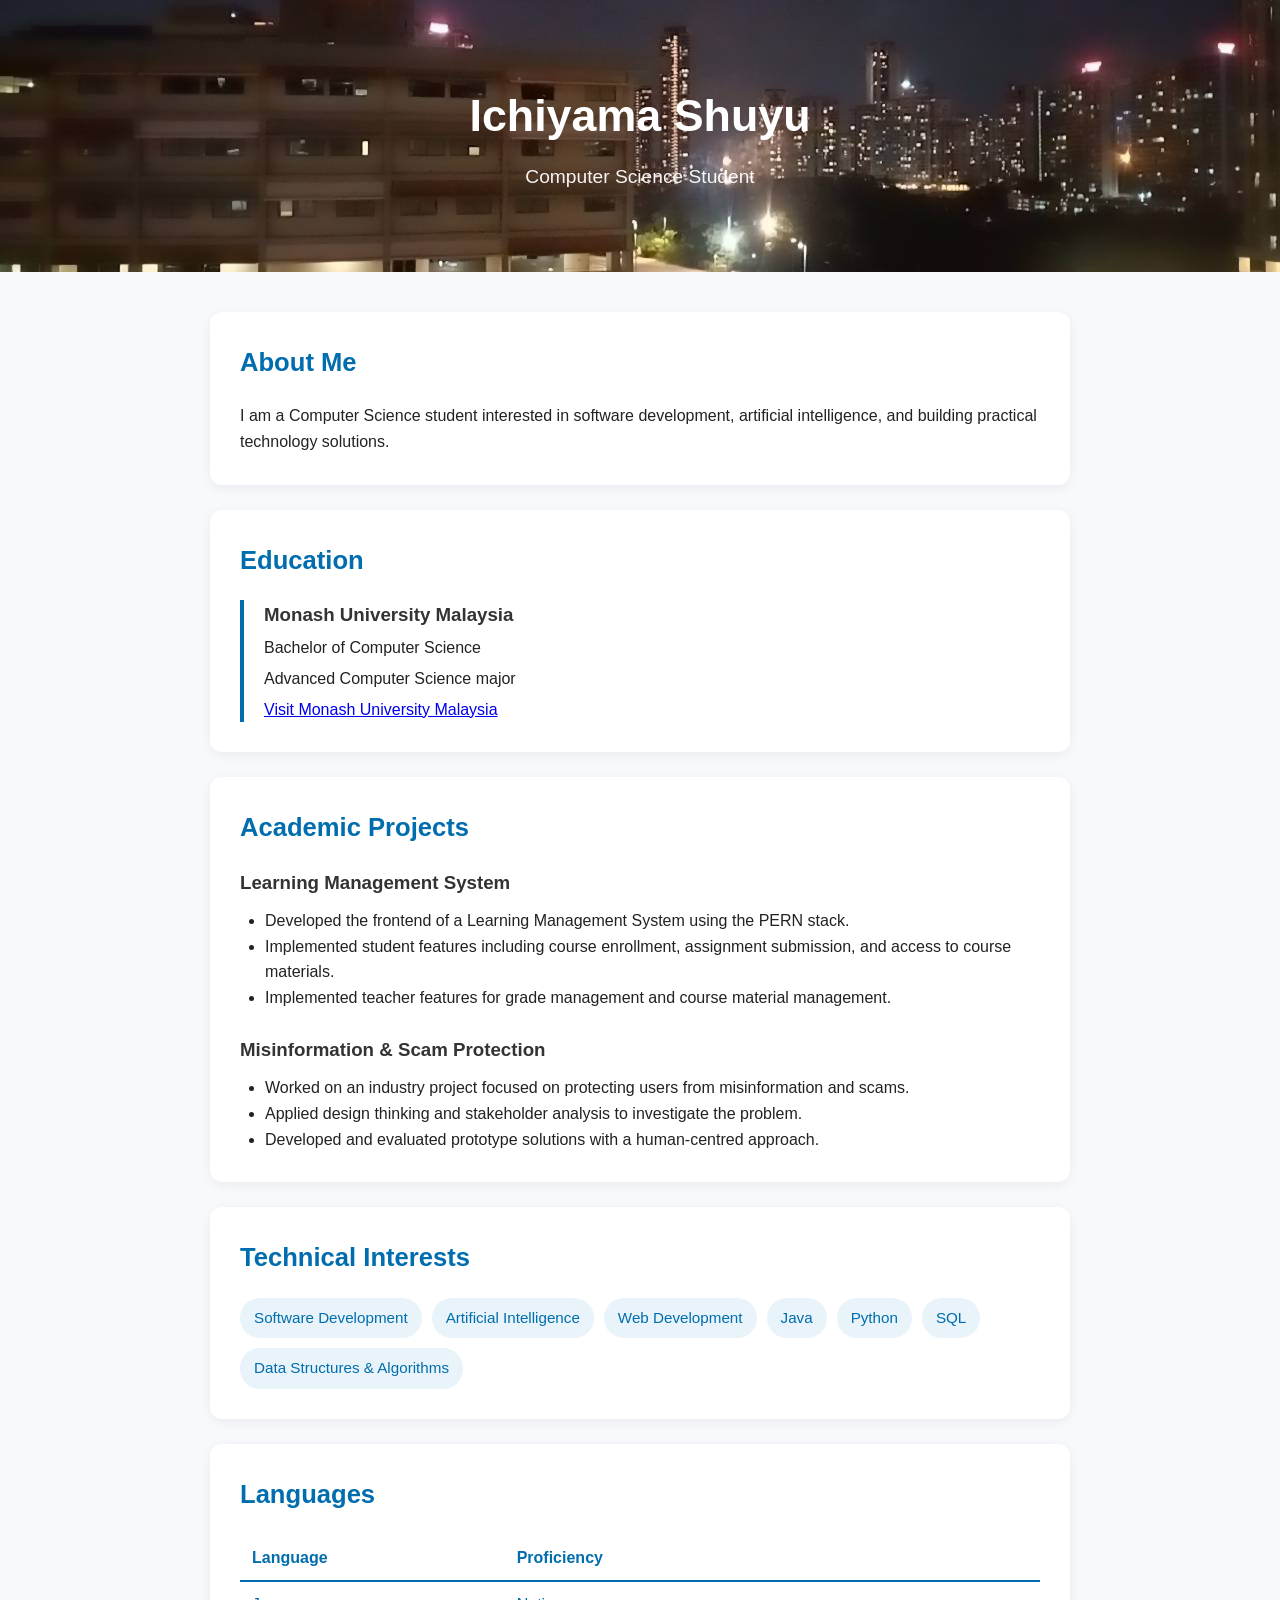
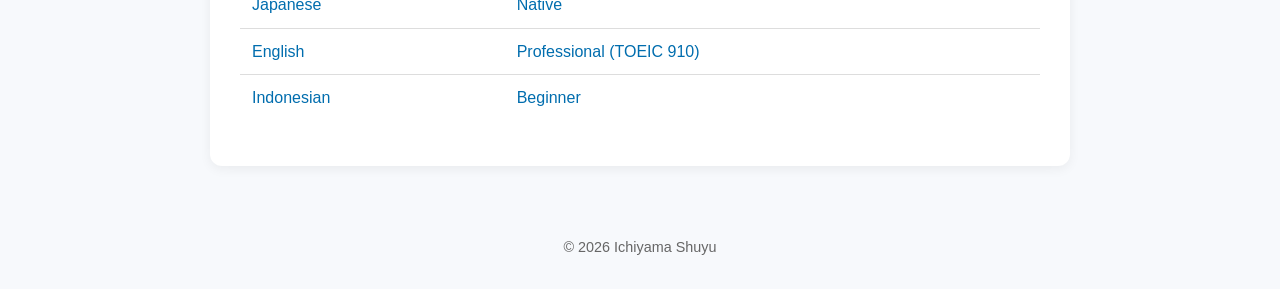
<file: index.html>
<!doctype html>
<html lang="en">
  <head>
    <meta charset="UTF-8" />
    <meta name="viewport" content="width=device-width, initial-scale=1.0" />

    <title>Ichiyama Shuyu | Computer Science Student</title>

    <link rel="icon" type="image/jpg" href="images/icon1.jpg" />

    <meta
      name="description"
      content="Portfolio of Ichiyama Shuyu, a Computer Science student at Monash University Malaysia."
    />

    <link rel="stylesheet" href="style.css" />
  </head>

  <body>
    <div id="header"></div>
    <!-- Header component is provided by js loadComponent function-->

    <main>
      <section>
        <h2>About Me</h2>
        <p>
          I am a Computer Science student interested in software development,
          artificial intelligence, and building practical technology solutions.
        </p>
      </section>

      <section>
        <h2>Education</h2>

        <div class="education">
          <h3>Monash University Malaysia</h3>
          <p>Bachelor of Computer Science</p>
          <p>Advanced Computer Science major</p>

          <a
            href="https://www.monash.edu.my/"
            target="_blank"
            rel="noopener noreferrer"
          >
            Visit Monash University Malaysia
          </a>
        </div>
      </section>

      <section>
        <h2>Academic Projects</h2>

        <div class="project">
          <h3>Learning Management System</h3>
          <ul>
            <li>
              Developed the frontend of a Learning Management System using the
              PERN stack.
            </li>
            <li>
              Implemented student features including course enrollment,
              assignment submission, and access to course materials.
            </li>
            <li>
              Implemented teacher features for grade management and course
              material management.
            </li>
          </ul>
        </div>

        <div class="project">
          <h3>Misinformation &amp; Scam Protection</h3>
          <ul>
            <li>
              Worked on an industry project focused on protecting users from
              misinformation and scams.
            </li>
            <li>
              Applied design thinking and stakeholder analysis to investigate
              the problem.
            </li>
            <li>
              Developed and evaluated prototype solutions with a human-centred
              approach.
            </li>
          </ul>
        </div>
      </section>

      <section>
        <h2>Technical Interests</h2>

        <div class="skills">
          <span class="skill">Software Development</span>
          <span class="skill">Artificial Intelligence</span>
          <span class="skill">Web Development</span>
          <span class="skill">Java</span>
          <span class="skill">Python</span>
          <span class="skill">SQL</span>
          <span class="skill">Data Structures &amp; Algorithms</span>
        </div>
      </section>

      <section>
        <h2>Languages</h2>
        <div class="languages">
          <table>
            <tr>
              <th>Language</th>
              <th>Proficiency</th>
            </tr>
            <tr>
              <td>Japanese</td>
              <td>Native</td>
            </tr>
            <tr>
              <td>English</td>
              <td>Professional (TOEIC 910)</td>
            </tr>
            <tr>
              <td>Indonesian</td>
              <td>Beginner</td>
            </tr>
          </table>
        </div>
      </section>
    </main>

    <div id="footer"></div>
    <!-- Footer component is provided by js loadComponent function-->

    <script src="script.js"></script>
    <!-- defining the src file -->
  </body>
</html>
</file>
<file: style.css>
* {
    box-sizing: border-box;
    margin: 0;
    padding: 0;
}

body {
    font-family: Arial, Helvetica, sans-serif;
    line-height: 1.6;
    color: #222;
    background: #f7f9fc;
}

header {
    background-image: url('images/headerPicture.jpg');
    background-size: cover;
    background-position: center;
    background-repeat: no-repeat;
    color: white;
    padding: 80px 20px;
    text-align: center;
}

header h1 {
    font-size: 2.8rem;
    margin-bottom: 10px;
}

header p {
    font-size: 1.2rem;
    opacity: 0.95;
}

main {
    max-width: 900px;
    margin: 40px auto;
    padding: 0 20px;
}

section {
    background: white;
    padding: 30px;
    margin-bottom: 25px;
    border-radius: 12px;
    box-shadow: 0 3px 12px rgba(0, 0, 0, 0.06);
}

h2 {
    color: #006dae;
    margin-bottom: 20px;
    font-size: 1.6rem;
}

h3 {
    margin-bottom: 5px;
    color: #333;
}

.education {
    border-left: 4px solid #006dae;
    padding-left: 20px;
}

.education p {
    margin-bottom: 5px;
}

.project {
    margin-bottom: 25px;
}

.project:last-child {
    margin-bottom: 0;
}

.project ul {
    margin-top: 10px;
    padding-left: 25px;
}

.skills {
    display: flex;
    flex-wrap: wrap;
    gap: 10px;
}

.skill {
    background: #e8f3fa;
    color: #006dae;
    padding: 8px 14px;
    border-radius: 20px;
    font-size: 0.95rem;
}

.languages {
    margin-bottom: 15px;
    color: #006dae;
}

.languages table {
    width: 100%;
    border-collapse: collapse;
}

.languages th,
.languages td {
    padding: 10px 12px;
    text-align: left;
    border-bottom: 1px solid #ddd;
}

.languages th {
    font-weight: bold;
    border-bottom: 2px solid #006dae;
}

.languages tr:last-child td {
    border-bottom: none;
}

.languages tr:hover {
    background-color: #f5f9fc;
}

footer {
    text-align: center;
    padding: 30px 20px;
    color: #666;
    font-size: 0.9rem;
}

@media (max-width: 600px) {
    header {
        padding: 60px 20px;
    }

    header h1 {
        font-size: 2.2rem;
    }

    section {
        padding: 22px;
    }
}
</file>
